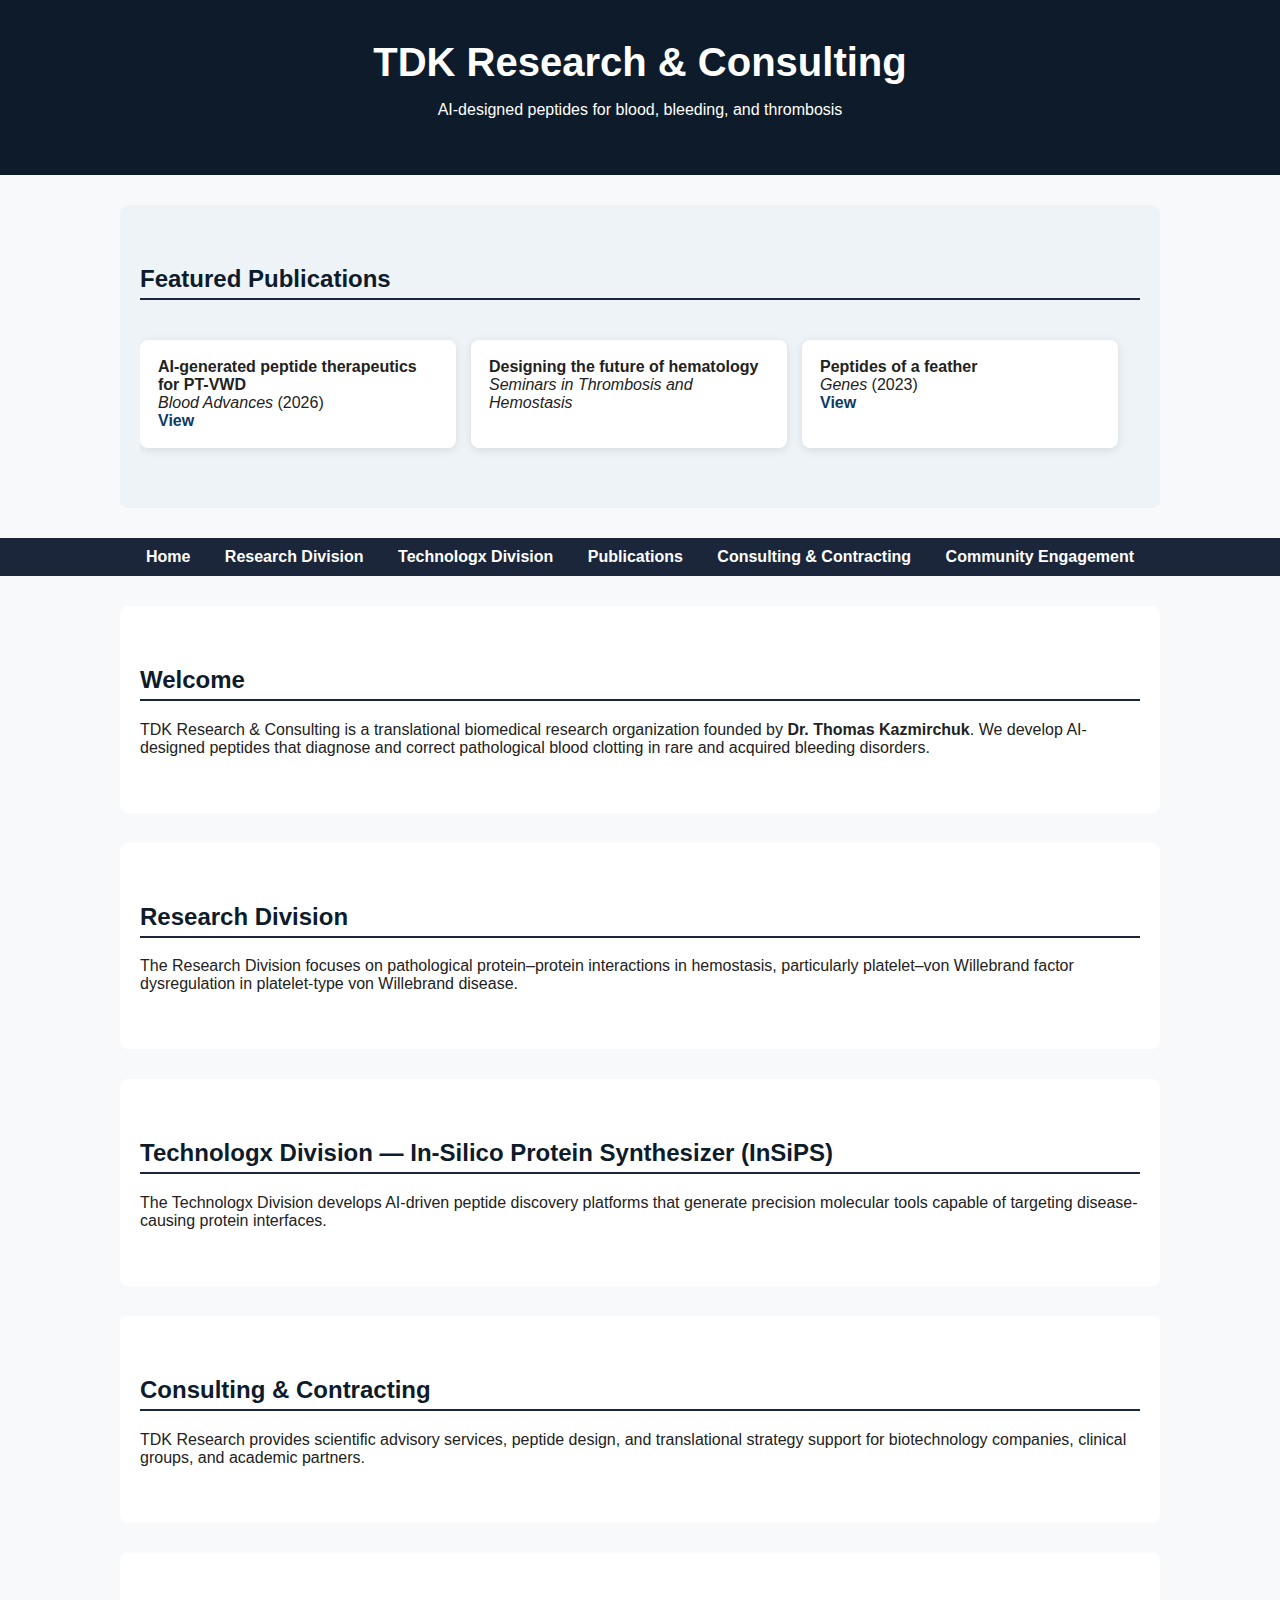
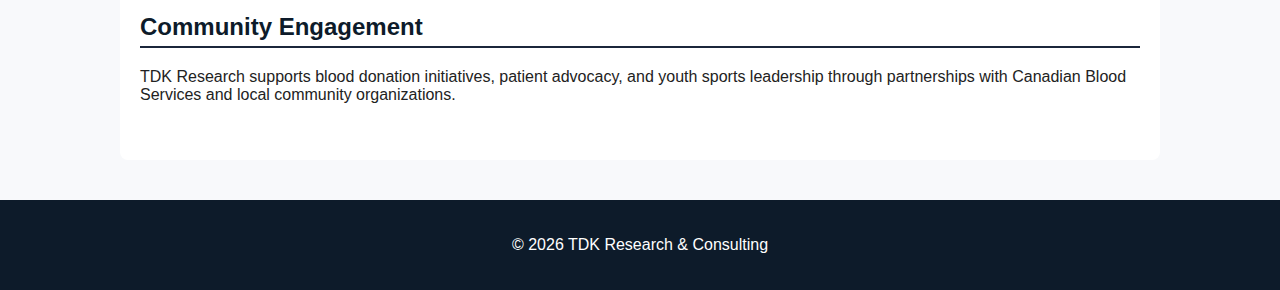
<file: index.html>
<!DOCTYPE html>
<html lang="en">
<head>
<meta charset="UTF-8">
<title>TDK Research & Consulting</title>
<meta name="viewport" content="width=device-width, initial-scale=1.0">

<style>
body { margin:0; font-family: Arial, Helvetica, sans-serif; background:#f8f9fb; color:#222; }
header { background:#0d1b2a; color:white; padding:40px 20px; text-align:center; }
header h1 { margin:0; font-size:2.5em; }
nav { background:#1b263b; text-align:center; padding:10px 0; }
nav a { color:white; text-decoration:none; margin:0 15px; font-weight:bold; }
nav a:hover { color:#9bd1ff; }
section { max-width:1000px; margin:30px auto; padding:40px 20px; background:white; border-radius:8px; }
h2 { color:#0d1b2a; border-bottom:2px solid #1b263b; padding-bottom:5px; }

#featured-publications { background:#eef3f8; }
.carousel-container { display:flex; overflow-x:auto; gap:15px; padding:20px 0; }
.carousel-item { flex:0 0 auto; width:280px; background:white; border-radius:8px; padding:18px; box-shadow:0 2px 10px rgba(0,0,0,0.1); }
.carousel-item a { color:#0d3b66; font-weight:bold; text-decoration:none; }

footer { background:#0d1b2a; color:white; text-align:center; padding:20px; margin-top:40px; }
</style>
</head>

<body>

<header>
  <h1>TDK Research & Consulting</h1>
  <p>AI-designed peptides for blood, bleeding, and thrombosis</p>
</header>

<section id="featured-publications">
<h2>Featured Publications</h2>
<div class="carousel-container">
  <div class="carousel-item">
    <strong>AI-generated peptide therapeutics for PT-VWD</strong><br>
    <em>Blood Advances</em> (2026)<br>
    <a href="https://doi.org/10.1182/bloodadvances.2025017674">View</a>
  </div>
  <div class="carousel-item">
    <strong>Designing the future of hematology</strong><br>
    <em>Seminars in Thrombosis and Hemostasis</em><br>
  </div>
  <div class="carousel-item">
    <strong>Peptides of a feather</strong><br>
    <em>Genes</em> (2023)<br>
    <a href="https://doi.org/10.3390/genes14061194">View</a>
  </div>
</div>
</section>

<nav>
  <a href="#home">Home</a>
  <a href="#research">Research Division</a>
  <a href="#technology">Technologx Division</a>
  <a href="publications.html">Publications</a>
  <a href="#consulting">Consulting & Contracting</a>
  <a href="#community">Community Engagement</a>
</nav>

<section id="home">
<h2>Welcome</h2>
<p>
TDK Research & Consulting is a translational biomedical research organization founded by
<strong>Dr. Thomas Kazmirchuk</strong>. We develop AI-designed peptides that diagnose and correct
pathological blood clotting in rare and acquired bleeding disorders.
</p>
</section>

<section id="research">
<h2>Research Division</h2>
<p>
The Research Division focuses on pathological protein–protein interactions in hemostasis,
particularly platelet–von Willebrand factor dysregulation in platelet-type von Willebrand disease.
</p>
</section>

<section id="technology">
<h2>Technologx Division — In-Silico Protein Synthesizer (InSiPS)</h2>
<p>
The Technologx Division develops AI-driven peptide discovery platforms that generate precision
molecular tools capable of targeting disease-causing protein interfaces.
</p>
</section>

<section id="consulting">
<h2>Consulting & Contracting</h2>
<p>
TDK Research provides scientific advisory services, peptide design, and translational strategy
support for biotechnology companies, clinical groups, and academic partners.
</p>
</section>

<section id="community">
<h2>Community Engagement</h2>
<p>
TDK Research supports blood donation initiatives, patient advocacy, and youth sports leadership
through partnerships with Canadian Blood Services and local community organizations.
</p>
</section>

<footer>
<p>© 2026 TDK Research & Consulting</p>
</footer>

</body>
</html>
</file>
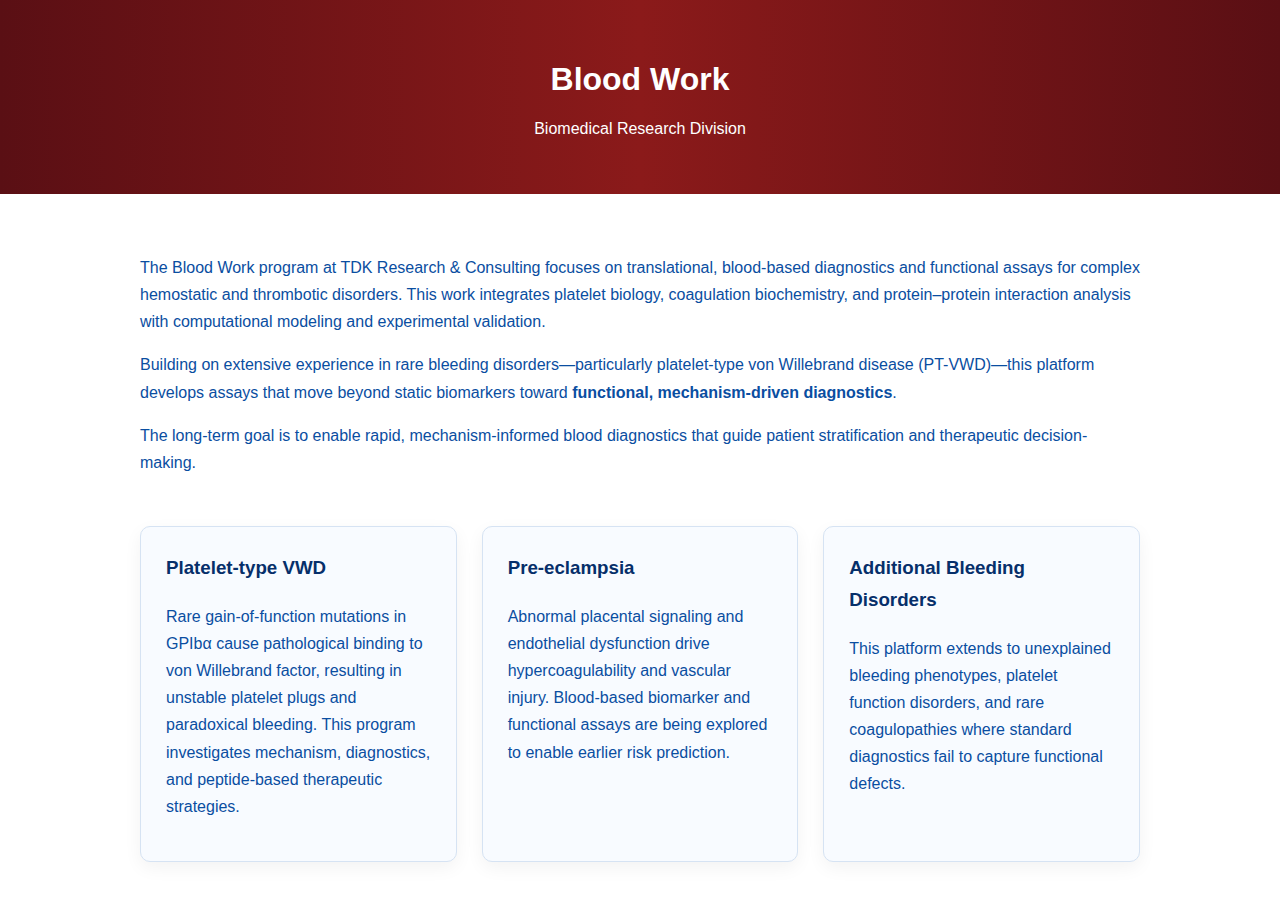
<file: blood-work.html>
<!DOCTYPE html>
<html lang="en">
<head>
<meta charset="UTF-8">
<title>Blood Work – TDK Research & Consulting</title>
<meta name="viewport" content="width=device-width, initial-scale=1.0">
<style>
body{margin:0;font-family:Segoe UI,Arial;color:#0a4ea1;background:#fff}
.header{
  background: linear-gradient(to right, #5a0f14, #8b1a1a, #5a0f14);
  color:#fff;
  padding:40px;
  text-align:center
}

.content{max-width:1000px;margin:60px auto;padding:0 30px;line-height:1.7}

/* info cards */
.cards{
  display:grid;
  grid-template-columns:repeat(auto-fit,minmax(250px,1fr));
  gap:25px;
  margin-top:50px;
}

.card{
  border:1px solid #d6e3f3;
  border-radius:10px;
  padding:25px;
  background:#f8fbff;
  box-shadow:0 6px 18px rgba(0,0,0,0.05);
}

.card h3{
  margin-top:0;
  color:#062f6a;
}
</style>
</head>
<body>

<div class="header">
  <h1>Blood Work</h1>
  <p>Biomedical Research Division</p>
</div>

<div class="content">
  <p>
    The Blood Work program at TDK Research & Consulting focuses on translational,
    blood-based diagnostics and functional assays for complex hemostatic and
    thrombotic disorders. This work integrates platelet biology, coagulation
    biochemistry, and protein–protein interaction analysis with computational
    modeling and experimental validation.
  </p>
  <p>
    Building on extensive experience in rare bleeding disorders—particularly
    platelet-type von Willebrand disease (PT-VWD)—this platform develops assays
    that move beyond static biomarkers toward <strong>functional,
    mechanism-driven diagnostics</strong>.
  </p>
  <p>
    The long-term goal is to enable rapid, mechanism-informed blood diagnostics
    that guide patient stratification and therapeutic decision-making.
  </p>

  <!-- INFO CARDS -->
  <div class="cards">
    <div class="card">
      <h3>Platelet-type VWD</h3>
      <p>
        Rare gain-of-function mutations in GPIbα cause pathological binding to
        von Willebrand factor, resulting in unstable platelet plugs and
        paradoxical bleeding. This program investigates mechanism, diagnostics,
        and peptide-based therapeutic strategies.
      </p>
    </div>

    <div class="card">
      <h3>Pre-eclampsia</h3>
      <p>
        Abnormal placental signaling and endothelial dysfunction drive
        hypercoagulability and vascular injury. Blood-based biomarker and
        functional assays are being explored to enable earlier risk prediction.
      </p>
    </div>

    <div class="card">
      <h3>Additional Bleeding Disorders</h3>
      <p>
        This platform extends to unexplained bleeding phenotypes, platelet
        function disorders, and rare coagulopathies where standard diagnostics
        fail to capture functional defects.
      </p>
    </div>
  </div>

</div>
</body>
</html>
</file>
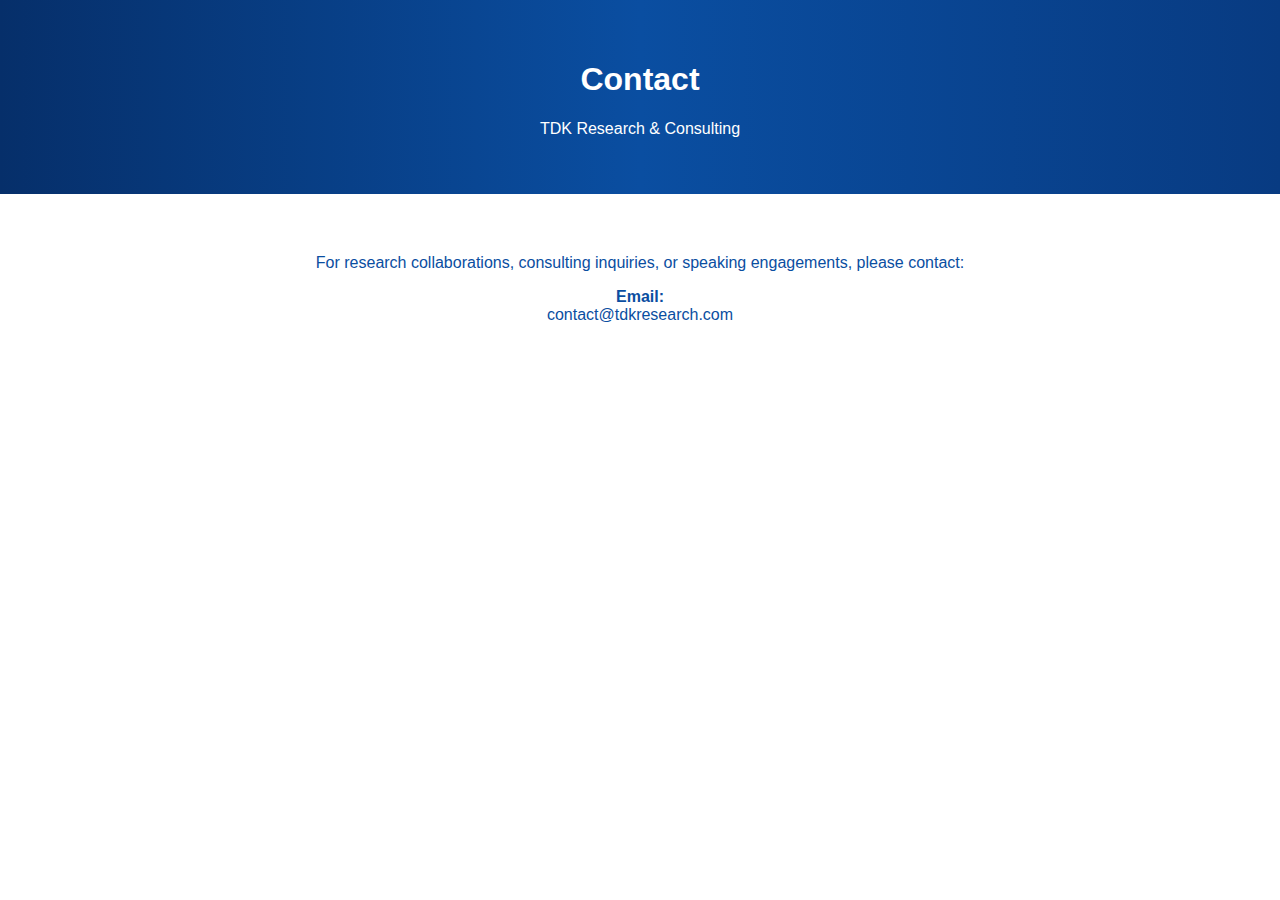
<file: contact.html>
<!DOCTYPE html>
<html lang="en">
<head>
<meta charset="UTF-8">
<title>Contact – TDK Research & Consulting</title>
<meta name="viewport" content="width=device-width, initial-scale=1.0">

<style>
body {
  margin: 0;
  font-family: "Segoe UI", Helvetica, Arial, sans-serif;
  background: #ffffff;
  color: #0a4ea1;
}

.header {
  background: linear-gradient(to right, #062f6a, #0a4ea1, #083b82);
  color: white;
  padding: 40px;
  text-align: center;
}

.content {
  max-width: 700px;
  margin: 60px auto;
  padding: 0 30px;
  text-align: center;
}

a {
  color: #0a4ea1;
  text-decoration: none;
}
</style>
</head>

<body>

<div class="header">
  <h1>Contact</h1>
  <p>TDK Research & Consulting</p>
</div>

<div class="content">
  <p>
    For research collaborations, consulting inquiries, or speaking engagements,
    please contact:
  </p>

  <p>
    <strong>Email:</strong><br>
    <a href="mailto:contact@tdkresearch.com">contact@tdkresearch.com</a>
  </p>
</div>

</body>
</html>
</file>
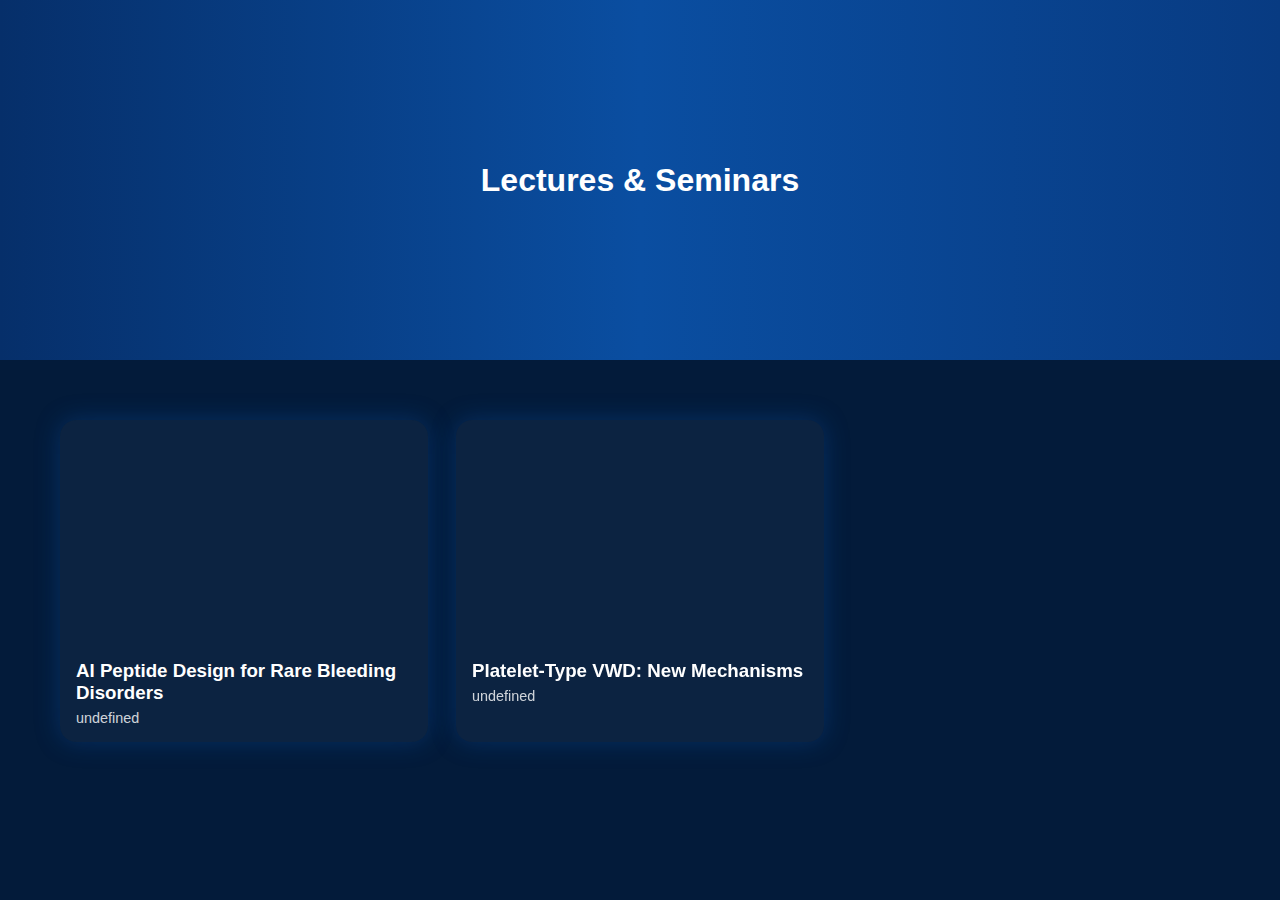
<file: lectures.html>
<!DOCTYPE html>
<html lang="en">
<head>
<meta charset="UTF-8">
<title>Lectures & Seminars | TDK Research & Consulting</title>
<meta name="viewport" content="width=device-width, initial-scale=1.0">
<style>
body{margin:0;font-family:Arial;background:#031b3a;color:white}
header{height:40vh;background:linear-gradient(to right,#062f6a,#0a4ea1,#083b82);display:flex;align-items:center;justify-content:center}
.section{padding:60px}
.grid{display:grid;grid-template-columns:repeat(auto-fill,minmax(360px,1fr));gap:28px}
.card{background:rgba(255,255,255,0.04);border-radius:16px;overflow:hidden;box-shadow:0 0 25px rgba(10,78,161,0.4)}
.thumb iframe{width:100%;height:220px;border:none}
.card-body{padding:16px}
.card-body h3{margin:0 0 6px}
.card-body p{margin:0;font-size:.9em;opacity:.8}
</style>
</head>

<body>

<header><h1>Lectures & Seminars</h1></header>

<section class="section">
  <div class="grid" id="videoGrid"></div>
</section>

<script>
fetch("/data/data.json")
.then(r=>r.json())
.then(d=>{
  const g=document.getElementById("videoGrid");
  d.lectures.forEach(v=>{
    const c=document.createElement("div");
    c.className="card";
    c.innerHTML=`
      <div class="thumb">
        <iframe src="https://www.youtube.com/embed/${v.youtube}" allowfullscreen></iframe>
      </div>
      <div class="card-body">
        <h3>${v.title}</h3>
        <p>${v.subtitle}</p>
      </div>`;
    g.appendChild(c);
  });
});
</script>

</body>
</html>
</file>
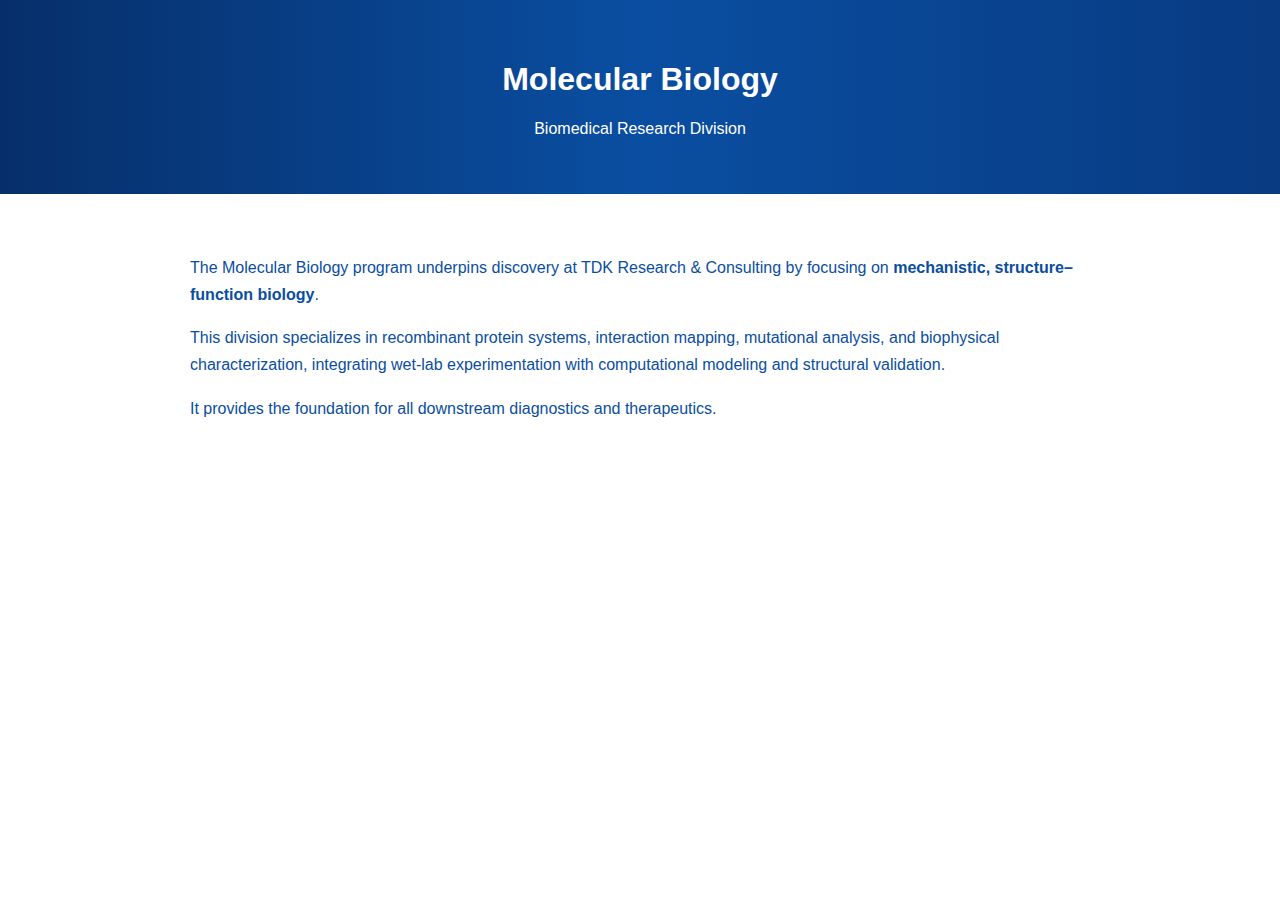
<file: molecular-biology.html>
<!DOCTYPE html>
<html lang="en">
<head>
<meta charset="UTF-8">
<title>Molecular Biology – TDK Research & Consulting</title>
<meta name="viewport" content="width=device-width, initial-scale=1.0">
<style>
body{margin:0;font-family:Segoe UI,Arial;color:#0a4ea1;background:#fff}
.header{background:linear-gradient(to right,#062f6a,#0a4ea1,#083b82);color:#fff;padding:40px;text-align:center}
.content{max-width:900px;margin:60px auto;padding:0 30px;line-height:1.7}
a{color:#0a4ea1;text-decoration:none}
</style>
</head>
<body>
<div class="header">
  <h1>Molecular Biology</h1>
  <p>Biomedical Research Division</p>
</div>
<div class="content">
  <p>
    The Molecular Biology program underpins discovery at TDK Research & Consulting
    by focusing on <strong>mechanistic, structure–function biology</strong>.
  </p>
  <p>
    This division specializes in recombinant protein systems, interaction mapping,
    mutational analysis, and biophysical characterization, integrating wet-lab
    experimentation with computational modeling and structural validation.
  </p>
  <p>
    It provides the foundation for all downstream diagnostics and therapeutics.
  </p>
</div>
</body>
</html>
</file>
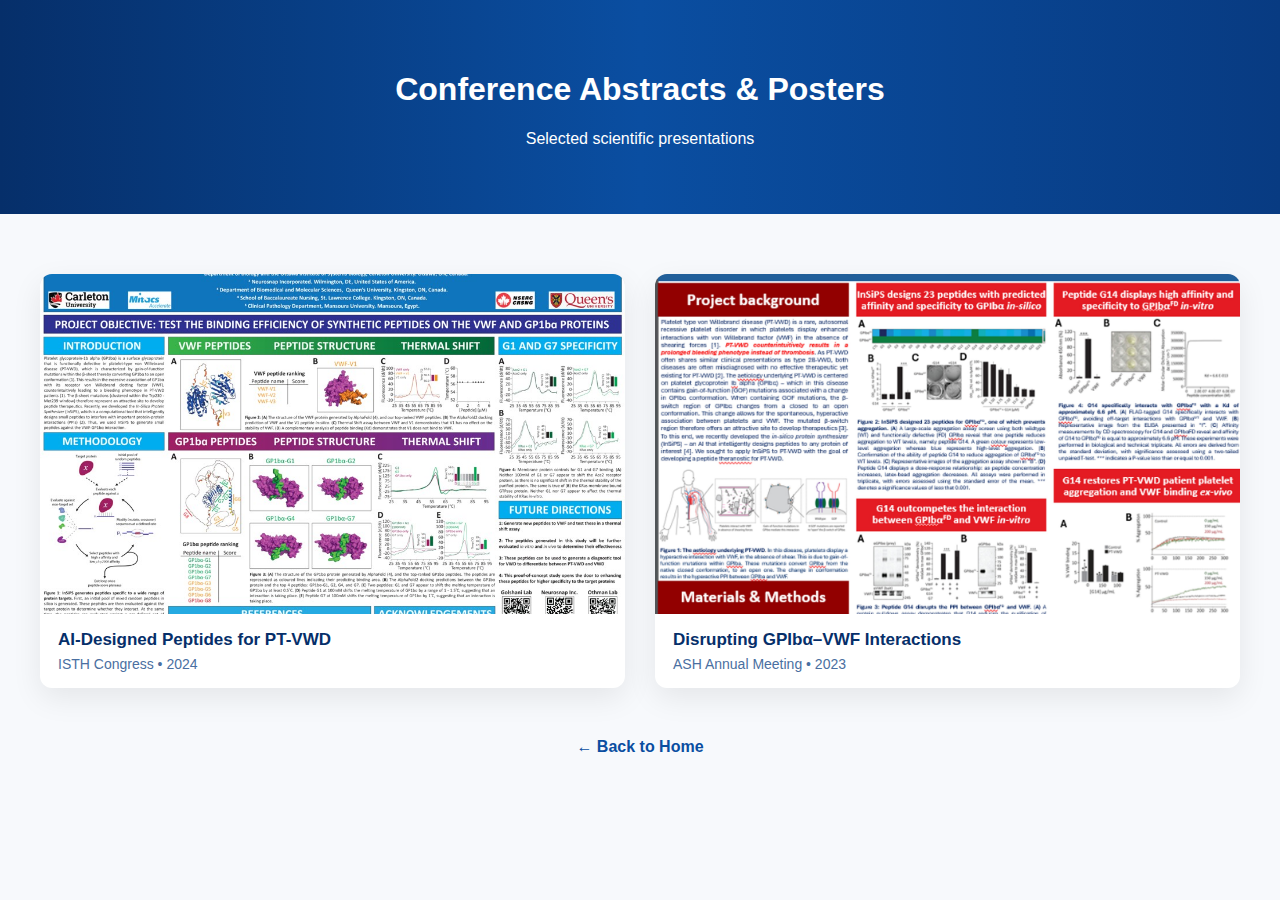
<file: posters.html>
<!DOCTYPE html>
<html lang="en">
<head>
<meta charset="UTF-8">
<title>Conference Abstracts & Posters – TDK Research & Consulting</title>
<meta name="viewport" content="width=device-width, initial-scale=1.0">

<style>
body{
  margin:0;
  font-family:Segoe UI, Arial, sans-serif;
  background:#f7f9fc;
  color:#0a4ea1;
}

/* HEADER */
.header{
  background: linear-gradient(to right, #062f6a, #0a4ea1, #083b82);
  color:#fff;
  padding:50px 30px;
  text-align:center;
}

/* LAYOUT */
.container{
  max-width:1200px;
  margin:60px auto;
  padding:0 25px;
}

/* GRID */
.grid{
  display:grid;
  grid-template-columns:repeat(auto-fit,minmax(260px,1fr));
  gap:30px;
}

/* POSTER CARD */
.card{
  background:#fff;
  border-radius:12px;
  overflow:hidden;
  box-shadow:0 10px 30px rgba(0,0,0,0.08);
  transition:transform .2s ease, box-shadow .2s ease;
  cursor:pointer;
}
.card:hover{
  transform:translateY(-4px);
  box-shadow:0 16px 40px rgba(0,0,0,0.12);
}

.thumb{
  width:100%;
  height:340px;
  background:#ddd center/cover no-repeat;
}

.card-body{
  padding:16px 18px;
}

.card-body h3{
  margin:0 0 6px 0;
  font-size:17px;
  color:#062f6a;
}

.card-body p{
  margin:0;
  font-size:14px;
  color:#4a6fa1;
}

.back{
  text-align:center;
  margin:50px 0 20px 0;
}
.back a{
  text-decoration:none;
  color:#0a4ea1;
  font-weight:600;
}
</style>
</head>

<body>

<div class="header">
  <h1>Conference Abstracts & Posters</h1>
  <p>Selected scientific presentations</p>
</div>

<div class="container">

  <div class="grid">

    <!-- POSTER 1 -->
<div class="card" onclick="return false;">
  <div class="thumb" style="background-image:url('posters/poster1.jpg')"></div>
  <div class="card-body">
    <h3>AI-Designed Peptides for PT-VWD</h3>
    <p>ISTH Congress • 2024</p>
  </div>
</div>


    <!-- POSTER 2 -->
    <div class="card" onclick="window.open('posters/poster2.pdf','_blank')">
      <div class="thumb" style="background-image:url('posters/poster2.jpg')"></div>
      <div class="card-body">
        <h3>Disrupting GPIbα–VWF Interactions</h3>
        <p>ASH Annual Meeting • 2023</p>
      </div>
    </div>

  </div>

  <div class="back">
    <a href="index.html">← Back to Home</a>
  </div>

</div>

</body>
</html>
</file>
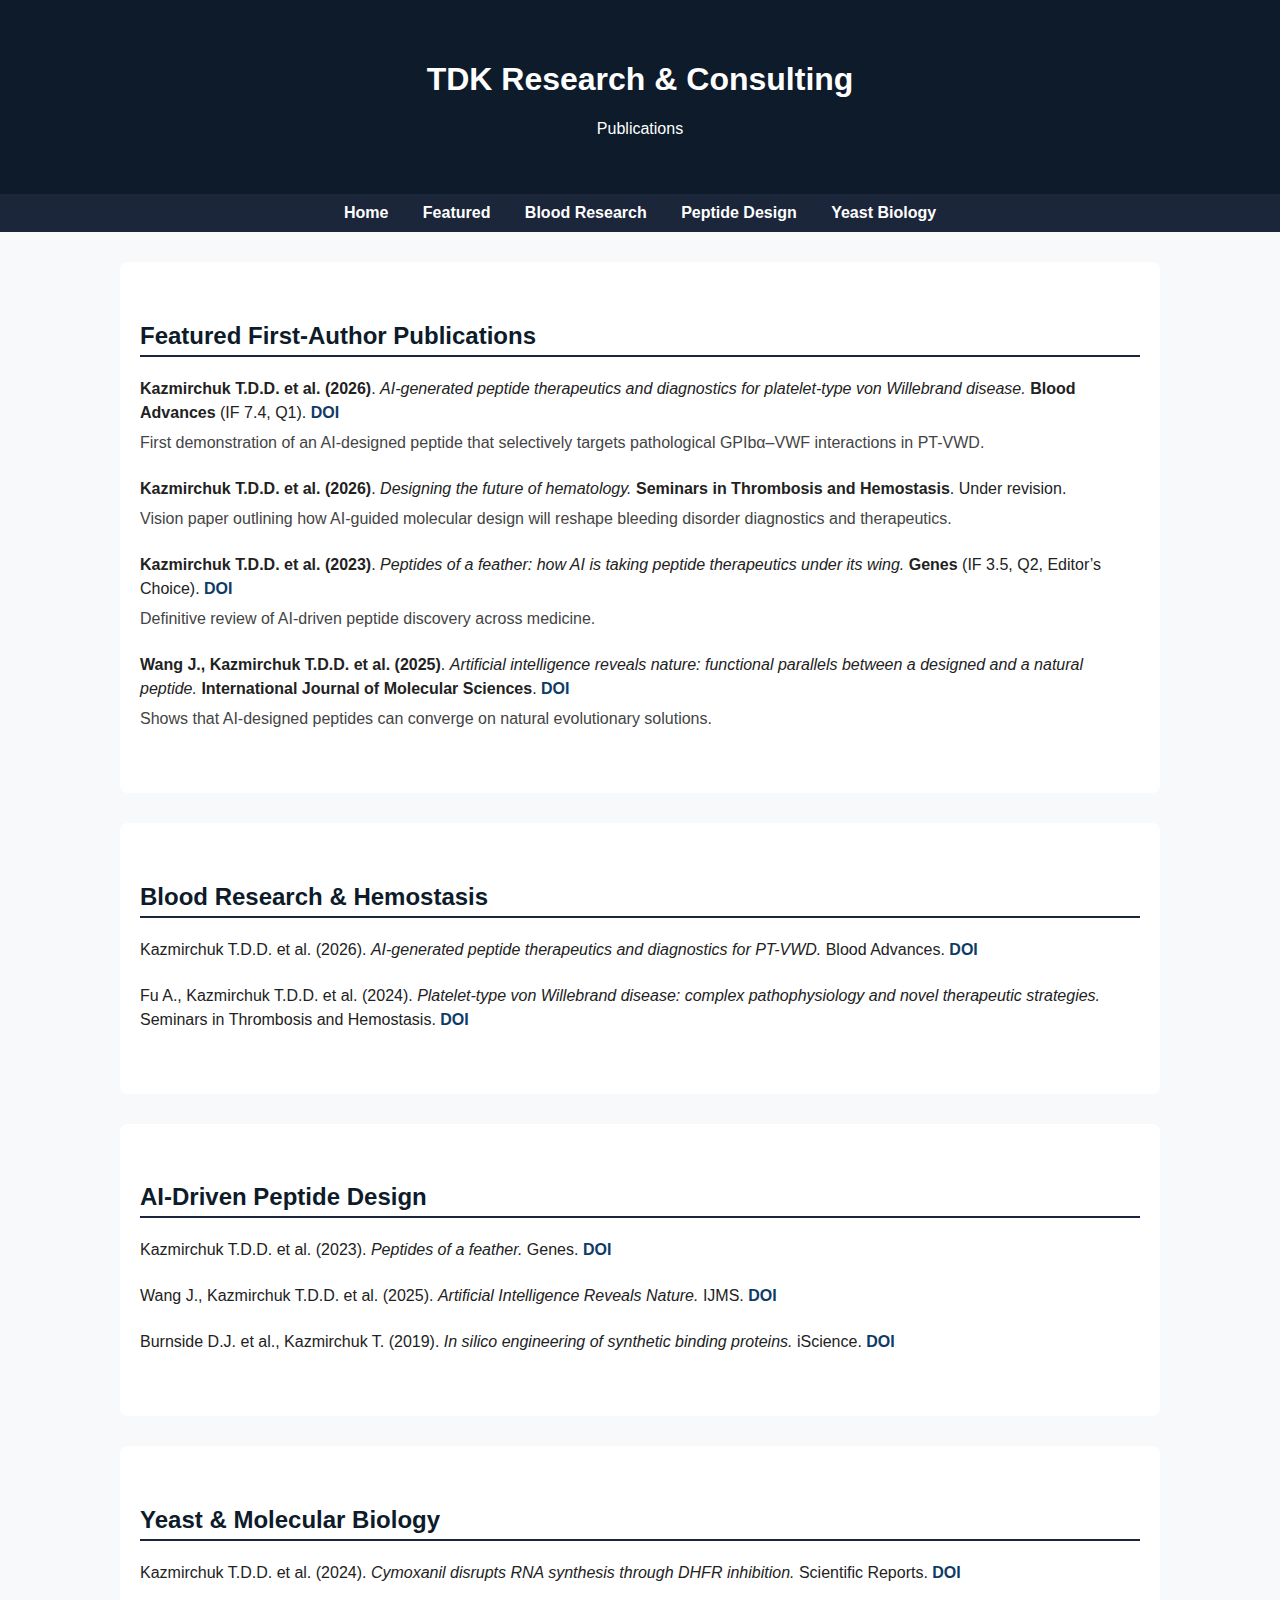
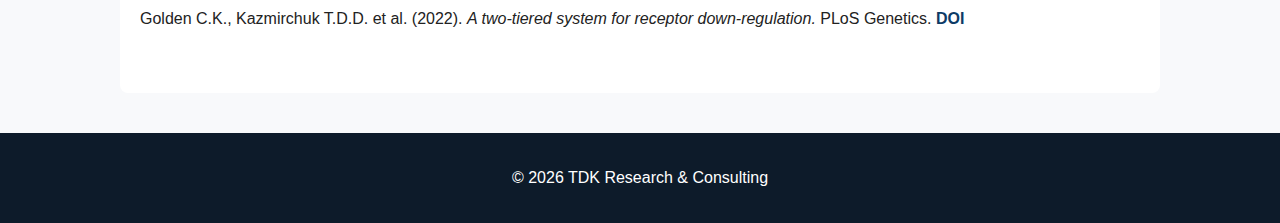
<file: publications.html>
<!DOCTYPE html>
<html lang="en">
<head>
<meta charset="UTF-8">
<title>Publications | TDK Research & Consulting</title>
<meta name="viewport" content="width=device-width, initial-scale=1.0">

<style>
body {
  margin: 0;
  font-family: Arial, Helvetica, sans-serif;
  background: #f8f9fb;
  color: #222;
}

header {
  background: #0d1b2a;
  color: white;
  padding: 40px 20px;
  text-align: center;
}

nav {
  background: #1b263b;
  text-align: center;
  padding: 10px 0;
}

nav a {
  color: white;
  text-decoration: none;
  margin: 0 15px;
  font-weight: bold;
}

nav a:hover {
  color: #9bd1ff;
}

section {
  max-width: 1000px;
  margin: 30px auto;
  padding: 40px 20px;
  background: white;
  border-radius: 8px;
}

h2 {
  color: #0d1b2a;
  border-bottom: 2px solid #1b263b;
  padding-bottom: 5px;
}

.pub {
  margin-bottom: 22px;
  line-height: 1.5;
}

.pub span {
  display: block;
  margin-top: 6px;
  color: #444;
}

.pub a {
  color: #0d3b66;
  text-decoration: none;
  font-weight: bold;
}

.pub a:hover {
  text-decoration: underline;
}

footer {
  background: #0d1b2a;
  color: white;
  text-align: center;
  padding: 20px;
  margin-top: 40px;
}
</style>
</head>

<body>

<header>
  <h1>TDK Research & Consulting</h1>
  <p>Publications</p>
</header>

<nav>
  <a href="index.html">Home</a>
  <a href="#featured">Featured</a>
  <a href="#blood">Blood Research</a>
  <a href="#peptides">Peptide Design</a>
  <a href="#yeast">Yeast Biology</a>
</nav>

<section id="featured">
<h2>Featured First-Author Publications</h2>

<div class="pub">
<strong>Kazmirchuk T.D.D. et al. (2026)</strong>. <em>AI-generated peptide therapeutics and diagnostics for platelet-type von Willebrand disease.</em>  
<strong>Blood Advances</strong> (IF 7.4, Q1).  
<a href="https://doi.org/10.1182/bloodadvances.2025017674">DOI</a>
<span>First demonstration of an AI-designed peptide that selectively targets pathological GPIbα–VWF interactions in PT-VWD.</span>
</div>

<div class="pub">
<strong>Kazmirchuk T.D.D. et al. (2026)</strong>. <em>Designing the future of hematology.</em>  
<strong>Seminars in Thrombosis and Hemostasis</strong>. Under revision.
<span>Vision paper outlining how AI-guided molecular design will reshape bleeding disorder diagnostics and therapeutics.</span>
</div>

<div class="pub">
<strong>Kazmirchuk T.D.D. et al. (2023)</strong>. <em>Peptides of a feather: how AI is taking peptide therapeutics under its wing.</em>  
<strong>Genes</strong> (IF 3.5, Q2, Editor’s Choice).  
<a href="https://doi.org/10.3390/genes14061194">DOI</a>
<span>Definitive review of AI-driven peptide discovery across medicine.</span>
</div>

<div class="pub">
<strong>Wang J., Kazmirchuk T.D.D. et al. (2025)</strong>. <em>Artificial intelligence reveals nature: functional parallels between a designed and a natural peptide.</em>  
<strong>International Journal of Molecular Sciences</strong>.  
<a href="https://doi.org/10.3390/ijms262110607">DOI</a>
<span>Shows that AI-designed peptides can converge on natural evolutionary solutions.</span>
</div>

</section>

<section id="blood">
<h2>Blood Research & Hemostasis</h2>

<div class="pub">
Kazmirchuk T.D.D. et al. (2026). <em>AI-generated peptide therapeutics and diagnostics for PT-VWD.</em> Blood Advances.  
<a href="https://doi.org/10.1182/bloodadvances.2025017674">DOI</a>
</div>

<div class="pub">
Fu A., Kazmirchuk T.D.D. et al. (2024). <em>Platelet-type von Willebrand disease: complex pathophysiology and novel therapeutic strategies.</em> Seminars in Thrombosis and Hemostasis.  
<a href="https://doi.org/10.1055/s-0044-1789183">DOI</a>
</div>

</section>

<section id="peptides">
<h2>AI-Driven Peptide Design</h2>

<div class="pub">
Kazmirchuk T.D.D. et al. (2023). <em>Peptides of a feather.</em> Genes.  
<a href="https://doi.org/10.3390/genes14061194">DOI</a>
</div>

<div class="pub">
Wang J., Kazmirchuk T.D.D. et al. (2025). <em>Artificial Intelligence Reveals Nature.</em> IJMS.  
<a href="https://doi.org/10.3390/ijms262110607">DOI</a>
</div>

<div class="pub">
Burnside D.J. et al., Kazmirchuk T. (2019). <em>In silico engineering of synthetic binding proteins.</em> iScience.  
<a href="https://doi.org/10.1016/j.isci.2018.11.038">DOI</a>
</div>

</section>

<section id="yeast">
<h2>Yeast & Molecular Biology</h2>

<div class="pub">
Kazmirchuk T.D.D. et al. (2024). <em>Cymoxanil disrupts RNA synthesis through DHFR inhibition.</em> Scientific Reports.  
<a href="https://doi.org/10.1038/s41598-024-62563-5">DOI</a>
</div>

<div class="pub">
Golden C.K., Kazmirchuk T.D.D. et al. (2022). <em>A two-tiered system for receptor down-regulation.</em> PLoS Genetics.  
<a href="https://doi.org/10.1371/journal.pgen.1010446">DOI</a>
</div>

</section>

<footer>
<p>© 2026 TDK Research & Consulting</p>
</footer>

</body>
</html>
</file>
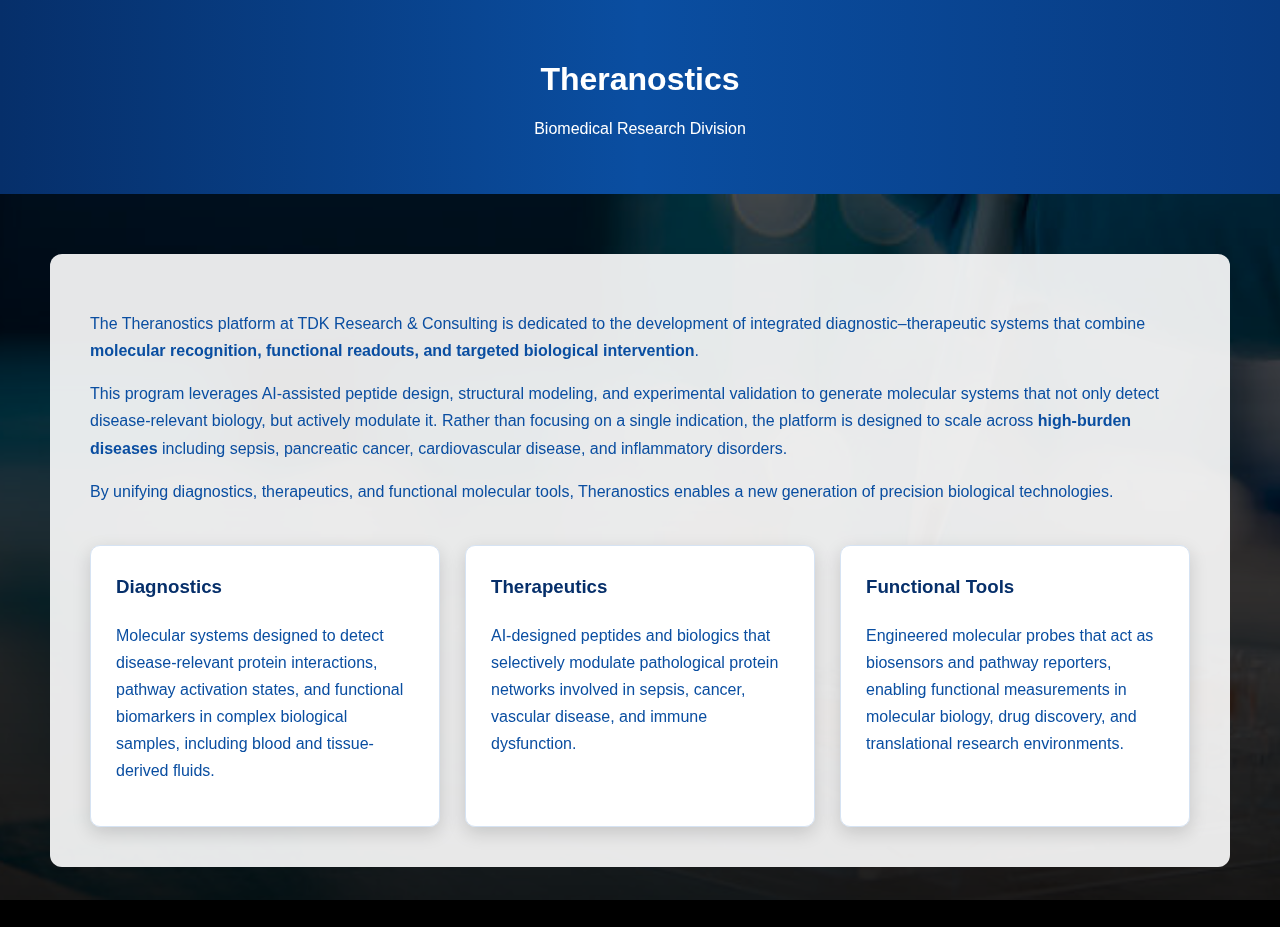
<file: theranostics.html>
<!DOCTYPE html>
<html lang="en">
<head>
<meta charset="UTF-8">
<title>Theranostics – TDK Research & Consulting</title>
<meta name="viewport" content="width=device-width, initial-scale=1.0">

<style>
body{
  margin:0;
  font-family:Segoe UI,Arial;
  color:#0a4ea1;
  background:#000
}

/* BACKGROUND IMAGE */
#bg{
  position:fixed;
  inset:0;
  background:url("images/theranostics-hero.jpg") center/cover no-repeat;
  filter:brightness(0.80);
  z-index:-2;
}

/* DARK OVERLAY */
#overlay{
  position:fixed;
  inset:0;
  background:linear-gradient(to bottom, rgba(0,0,0,.5), rgba(0,0,0,.85));
  z-index:-1;
}

/* HEADER */
.header{
  background: linear-gradient(to right, #062f6a, #0a4ea1, #083b82);
  color:#fff;
  padding:40px;
  text-align:center
}

/* CONTENT */
.content{
  max-width:1100px;
  margin:60px auto;
  padding:40px;
  line-height:1.7;
  background:rgba(255,255,255,0.9);
  border-radius:12px
}

/* CARDS */
.cards{
  display:grid;
  grid-template-columns:repeat(auto-fit,minmax(250px,1fr));
  gap:25px;
  margin-top:40px
}

.card{
  border:1px solid #d6e3f3;
  border-radius:10px;
  padding:25px;
  background:rgba(255,255,255,0.97);
  box-shadow:0 6px 18px rgba(0,0,0,0.15)
}

.card h3{
  margin-top:0;
  color:#062f6a
}
</style>
</head>

<body>

<div id="bg"></div>
<div id="overlay"></div>

<div class="header">
  <h1>Theranostics</h1>
  <p>Biomedical Research Division</p>
</div>

<div class="content">
  <p>
    The Theranostics platform at TDK Research & Consulting is dedicated to the
    development of integrated diagnostic–therapeutic systems that combine
    <strong>molecular recognition, functional readouts, and targeted biological
    intervention</strong>.
  </p>

  <p>
    This program leverages AI-assisted peptide design, structural modeling, and
    experimental validation to generate molecular systems that not only detect
    disease-relevant biology, but actively modulate it. Rather than focusing on
    a single indication, the platform is designed to scale across
    <strong>high-burden diseases</strong> including sepsis, pancreatic cancer,
    cardiovascular disease, and inflammatory disorders.
  </p>

  <p>
    By unifying diagnostics, therapeutics, and functional molecular tools,
    Theranostics enables a new generation of precision biological technologies.
  </p>

  <div class="cards">

    <div class="card">
      <h3>Diagnostics</h3>
      <p>
        Molecular systems designed to detect disease-relevant protein
        interactions, pathway activation states, and functional biomarkers in
        complex biological samples, including blood and tissue-derived fluids.
      </p>
    </div>

    <div class="card">
      <h3>Therapeutics</h3>
      <p>
        AI-designed peptides and biologics that selectively modulate pathological
        protein networks involved in sepsis, cancer, vascular disease, and
        immune dysfunction.
      </p>
    </div>

    <div class="card">
      <h3>Functional Tools</h3>
      <p>
        Engineered molecular probes that act as biosensors and pathway reporters,
        enabling functional measurements in molecular biology, drug discovery,
        and translational research environments.
      </p>
    </div>

  </div>
</div>

</body>
</html>
</file>
